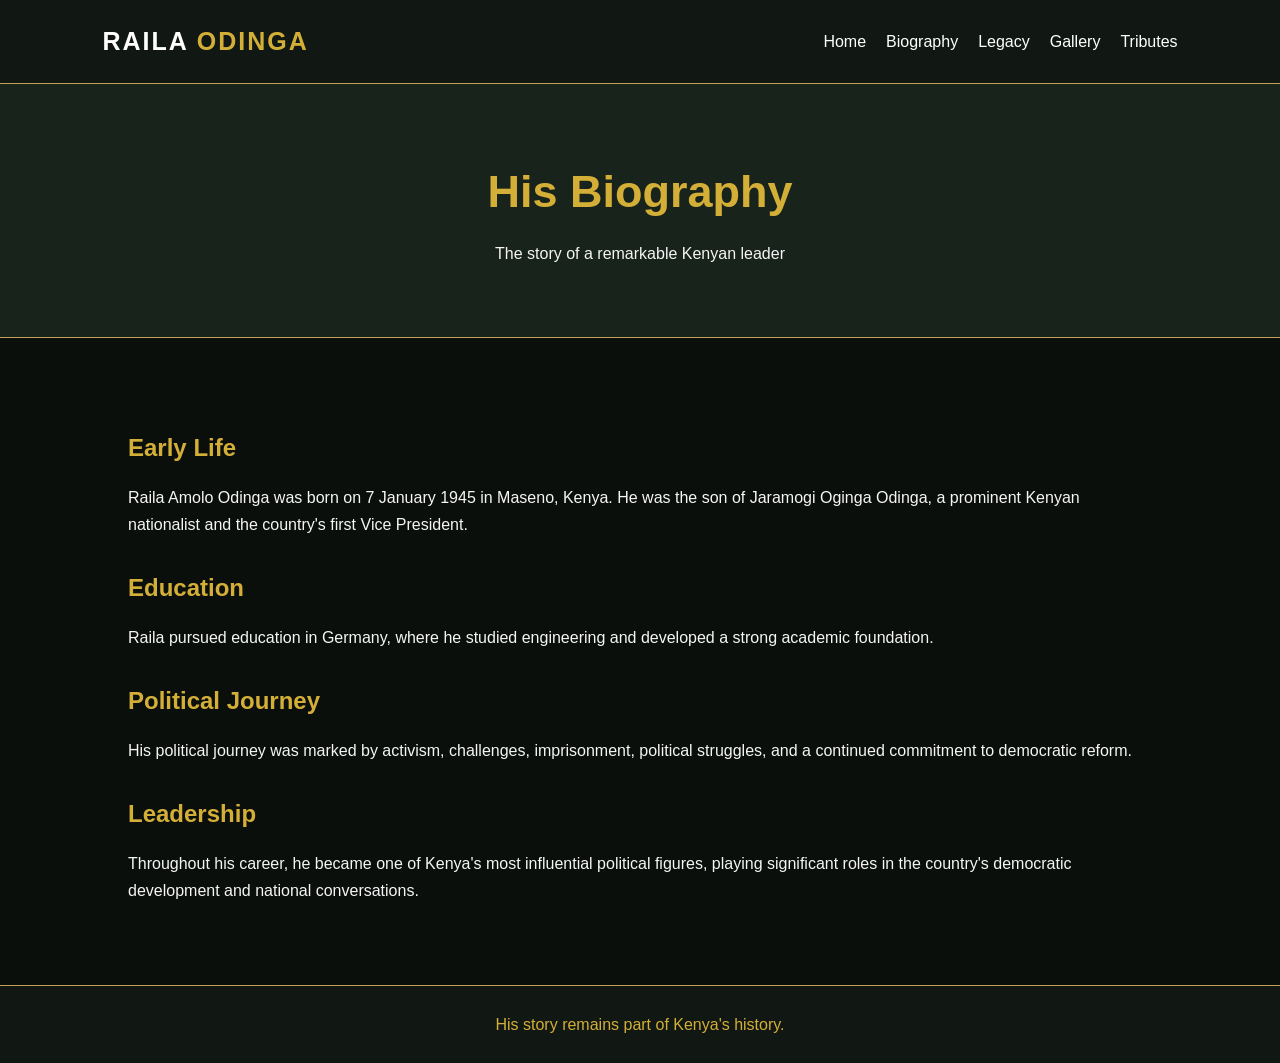
<file: biography.html>
<!DOCTYPE html>
<html lang="en">
<head>
    <meta charset="UTF-8">
    <meta name="viewport" content="width=device-width, initial-scale=1.0">
    <title>Biography | Raila Odinga</title>
    <link rel="stylesheet" href="style.css">
</head>
<body>

<header class="navbar">
    <h2 class="logo">RAILA <span>ODINGA</span></h2>

    <nav>
        <a href="index.html">Home</a>
        <a href="biography.html">Biography</a>
        <a href="legacy.html">Legacy</a>
        <a href="gallery.html">Gallery</a>
        <a href="tributes.html">Tributes</a>
    </nav>
</header>

<section class="page-header">
    <h1>His Biography</h1>
    <p>The story of a remarkable Kenyan leader</p>
</section>

<section class="content">
    <h2>Early Life</h2>
    <p>
        Raila Amolo Odinga was born on 7 January 1945 in Maseno, Kenya.
        He was the son of Jaramogi Oginga Odinga, a prominent Kenyan
        nationalist and the country's first Vice President.
    </p>

    <h2>Education</h2>
    <p>
        Raila pursued education in Germany, where he studied engineering
        and developed a strong academic foundation.
    </p>

    <h2>Political Journey</h2>
    <p>
        His political journey was marked by activism, challenges,
        imprisonment, political struggles, and a continued commitment
        to democratic reform.
    </p>

    <h2>Leadership</h2>
    <p>
        Throughout his career, he became one of Kenya's most influential
        political figures, playing significant roles in the country's
        democratic development and national conversations.
    </p>
</section>

<footer>
    <p>His story remains part of Kenya's history.</p>
</footer>

<script src="script.js"></script>
</body>
</html>
</file>
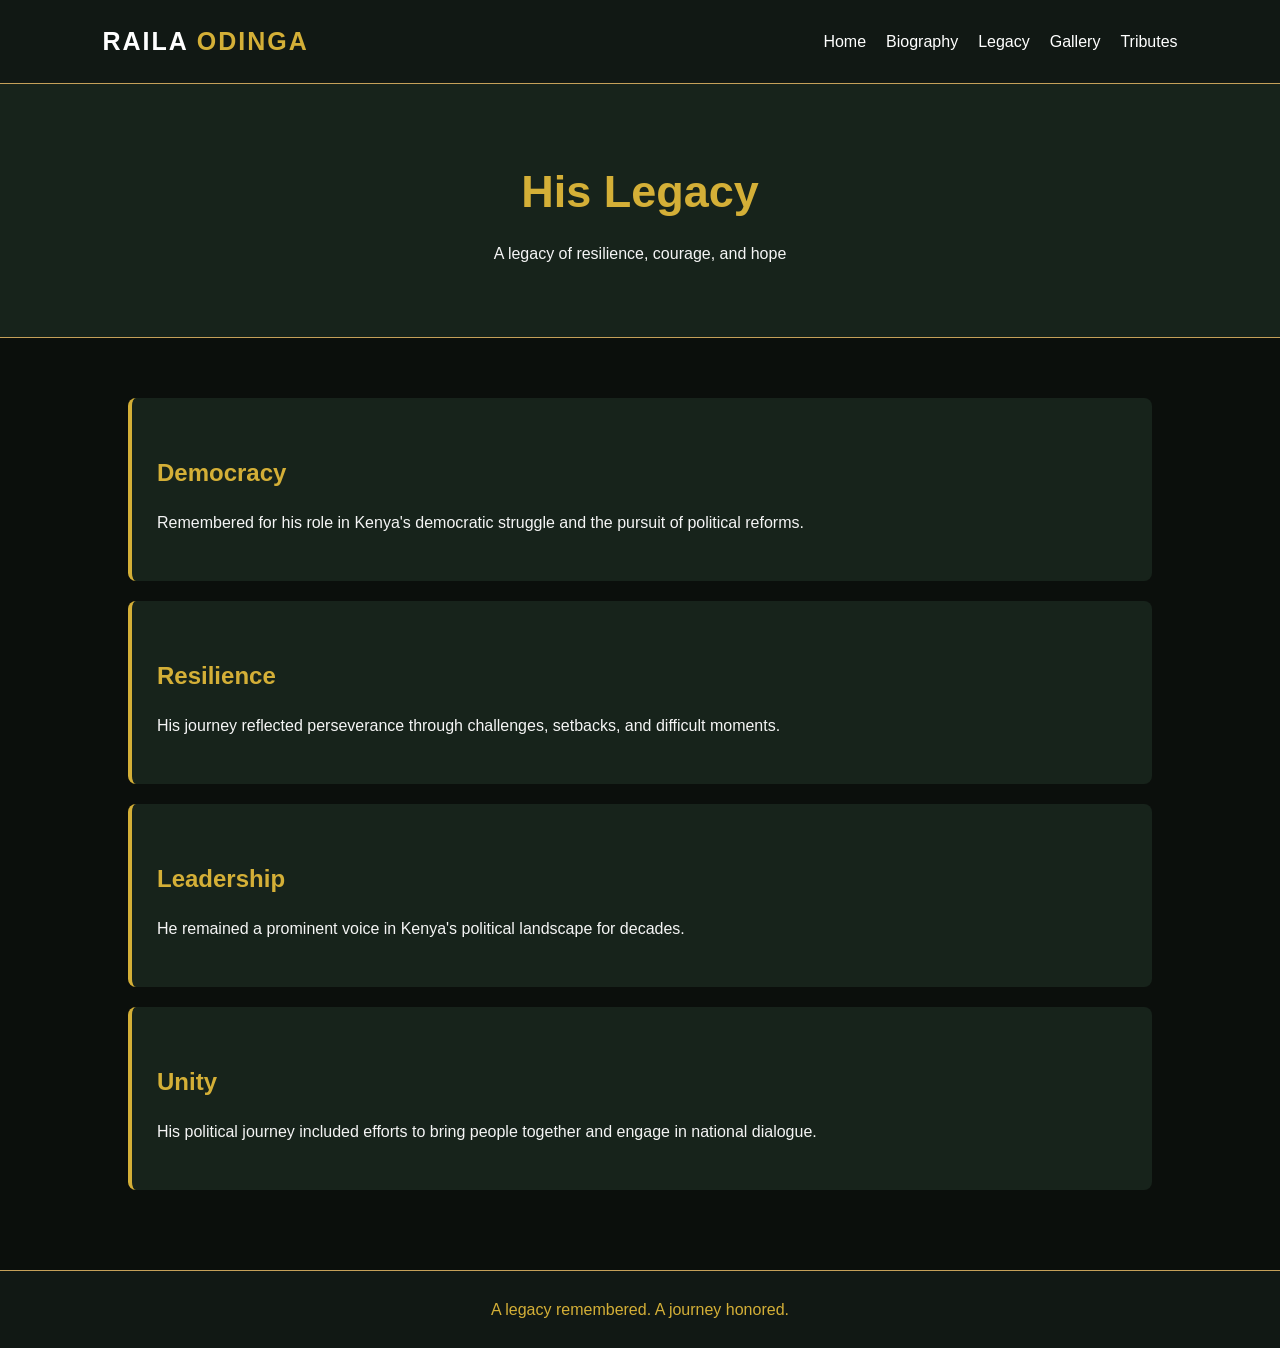
<file: legacy.html>
<!DOCTYPE html>
<html lang="en">
<head>
    <meta charset="UTF-8">
    <meta name="viewport" content="width=device-width, initial-scale=1.0">
    <title>His Legacy | Raila Odinga</title>
    <link rel="stylesheet" href="style.css">
</head>
<body>

<header class="navbar">
    <h2 class="logo">RAILA <span>ODINGA</span></h2>

    <nav>
        <a href="index.html">Home</a>
        <a href="biography.html">Biography</a>
        <a href="legacy.html">Legacy</a>
        <a href="gallery.html">Gallery</a>
        <a href="tributes.html">Tributes</a>
    </nav>
</header>

<section class="page-header">
    <h1>His Legacy</h1>
    <p>A legacy of resilience, courage, and hope</p>
</section>

<section class="content">

    <div class="legacy-card">
        <h2>Democracy</h2>
        <p>
            Remembered for his role in Kenya's democratic struggle
            and the pursuit of political reforms.
        </p>
    </div>

    <div class="legacy-card">
        <h2>Resilience</h2>
        <p>
            His journey reflected perseverance through challenges,
            setbacks, and difficult moments.
        </p>
    </div>

    <div class="legacy-card">
        <h2>Leadership</h2>
        <p>
            He remained a prominent voice in Kenya's political
            landscape for decades.
        </p>
    </div>

    <div class="legacy-card">
        <h2>Unity</h2>
        <p>
            His political journey included efforts to bring people
            together and engage in national dialogue.
        </p>
    </div>

</section>

<footer>
    <p>A legacy remembered. A journey honored.</p>
</footer>

<script src="script.js"></script>
</body>
</html>
</file>
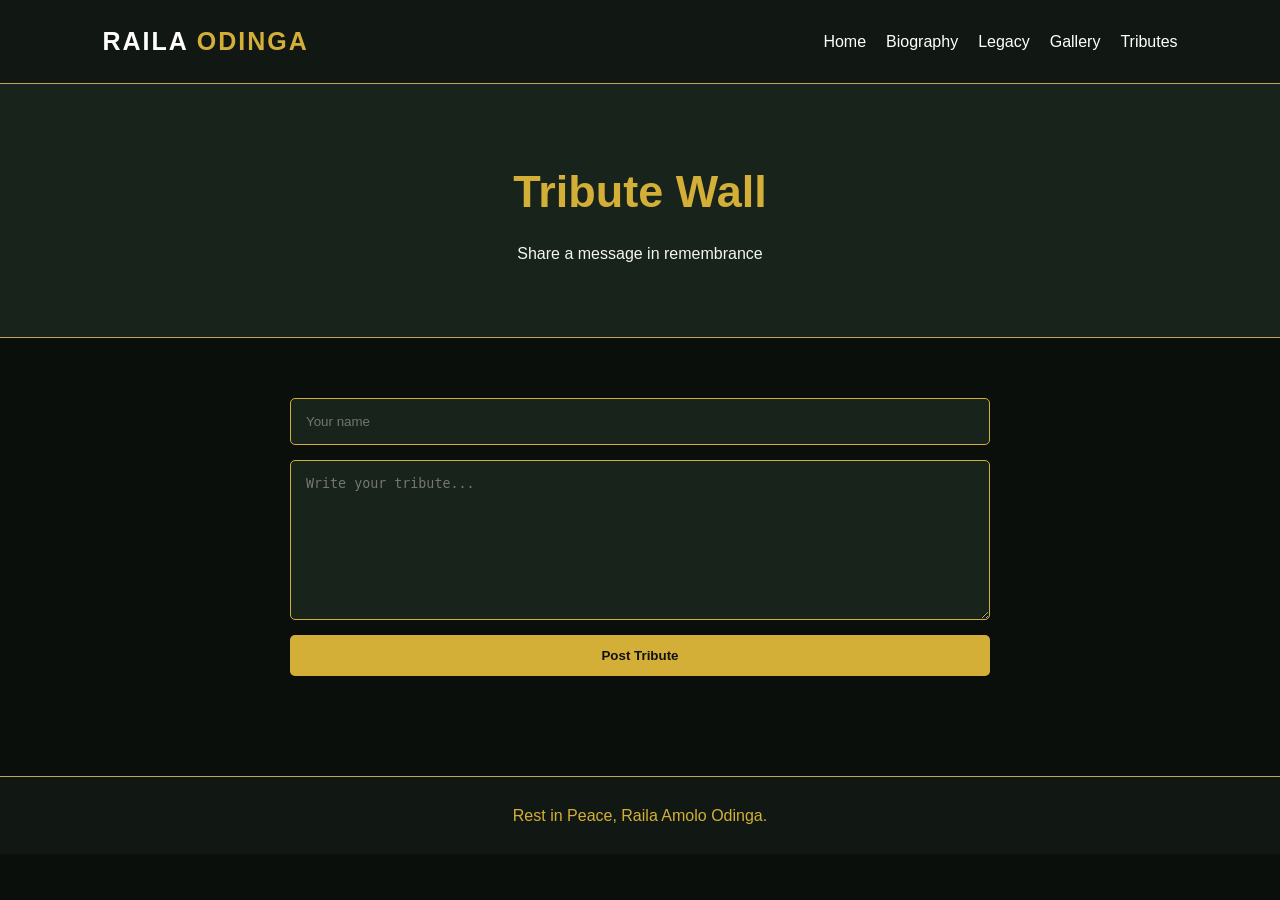
<file: tributes.html>
<!DOCTYPE html>
<html lang="en">
<head>
    <meta charset="UTF-8">
    <meta name="viewport" content="width=device-width, initial-scale=1.0">
    <title>Tributes | Raila Odinga</title>
    <link rel="stylesheet" href="style.css">
</head>
<body>

<header class="navbar">
    <h2 class="logo">RAILA <span>ODINGA</span></h2>

    <nav>
        <a href="index.html">Home</a>
        <a href="biography.html">Biography</a>
        <a href="legacy.html">Legacy</a>
        <a href="gallery.html">Gallery</a>
        <a href="tributes.html">Tributes</a>
    </nav>
</header>

<section class="page-header">
    <h1>Tribute Wall</h1>
    <p>Share a message in remembrance</p>
</section>

<section class="tribute-section">

    <form id="tributeForm">
        <input type="text" id="name"
               placeholder="Your name" required>

        <textarea id="message"
                  placeholder="Write your tribute..."
                  required></textarea>

        <button type="submit" class="btn">
            Post Tribute
        </button>
    </form>

    <div id="tributeList" class="tribute-list"></div>

</section>

<footer>
    <p>Rest in Peace, Raila Amolo Odinga.</p>
</footer>

<script src="script.js"></script>
</body>
</html>
</file>
<file: style.css>
/* =========================
   GLOBAL STYLES
========================= */

* {
    margin: 0;
    padding: 0;
    box-sizing: border-box;
}

body {
    font-family: Arial, Helvetica, sans-serif;
    background: #0b0f0c;
    color: #f5f5f5;
    line-height: 1.7;
}

html {
    scroll-behavior: smooth;
}

a {
    text-decoration: none;
    color: inherit;
}

/* =========================
   NAVIGATION
========================= */

.navbar {
    display: flex;
    justify-content: space-between;
    align-items: center;
    padding: 20px 8%;
    background: #111814;
    border-bottom: 1px solid #c5a059;
    flex-wrap: wrap;
    gap: 15px;
}

.logo {
    color: #ffffff;
    font-size: 25px;
    letter-spacing: 2px;
}

.logo span {
    color: #d4af37;
}

.navbar nav,
.navbar nav {
    display: flex;
    gap: 20px;
}

.navbar nav a {
    color: #ffffff;
    transition: 0.3s;
}

.navbar nav a:hover {
    color: #d4af37;
}

/* =========================
   HERO SECTION
========================= */

.hero {
    min-height: 85vh;
    display: flex;
    align-items: center;
    justify-content: center;
    text-align: center;
    padding: 40px 8%;

    background:
        linear-gradient(rgba(0,0,0,0.75),
        rgba(0,0,0,0.85)),
        url("images/raila-hero.jpg");

    background-size: cover;
    background-position: center;
}

.hero-content {
    max-width: 800px;
}

.subtitle {
    color: #d4af37;
    letter-spacing: 4px;
    margin-bottom: 15px;
}

.hero h1 {
    font-size: clamp(40px, 8vw, 85px);
    line-height: 1.1;
    margin-bottom: 20px;
}

.hero h3 {
    color: #d4af37;
    margin-bottom: 20px;
}

.hero p {
    margin-bottom: 25px;
    font-size: 18px;
}

/* =========================
   BUTTONS
========================= */

.btn {
    display: inline-block;
    padding: 13px 28px;
    background: #d4af37;
    color: #111;
    border: none;
    border-radius: 5px;
    cursor: pointer;
    font-weight: bold;
    transition: 0.3s;
}

.btn:hover {
    background: #f0d675;
    transform: translateY(-3px);
}

/* =========================
   INTRODUCTION
========================= */

.intro {
    text-align: center;
    padding: 80px 10%;
}

.intro h2 {
    color: #d4af37;
    margin-bottom: 20px;
}

.intro p {
    max-width: 850px;
    margin: auto;
}

/* =========================
   PAGE HEADER
========================= */

.page-header {
    text-align: center;
    padding: 70px 20px;
    background: #17231b;
    border-bottom: 1px solid #c5a059;
}

.page-header h1 {
    color: #d4af37;
    font-size: 45px;
    margin-bottom: 10px;
}

/* =========================
   CONTENT
========================= */

.content {
    padding: 60px 10%;
}

.content h2 {
    color: #d4af37;
    margin: 30px 0 15px;
}

.content p {
    margin-bottom: 20px;
}

/* =========================
   LEGACY CARDS
========================= */

.legacy-card {
    background: #17231b;
    padding: 25px;
    margin-bottom: 20px;
    border-left: 4px solid #d4af37;
    border-radius: 8px;
    transition: 0.3s;
}

.legacy-card:hover {
    transform: translateY(-5px);
    background: #1d3024;
}

/* =========================
   GALLERY
========================= */

.gallery {
    padding: 60px 8%;
    display: grid;
    grid-template-columns: repeat(2, 1fr);
    gap: 25px;
}

.gallery-item {
    background: #17231b;
    padding: 15px;
    border-radius: 10px;
    overflow: hidden;
    transition: 0.3s;
}

.gallery-item:hover {
    transform: scale(1.02);
}

.gallery-item img {
    width: 100%;
    height: 300px;
    object-fit: cover;
    border-radius: 8px;
}

.gallery-item h3 {
    padding: 15px 5px;
    color: #d4af37;
}

/* =========================
   TRIBUTE WALL
========================= */

.tribute-section {
    padding: 60px 10%;
}

#tributeForm {
    max-width: 700px;
    margin: 0 auto 40px;
    display: flex;
    flex-direction: column;
    gap: 15px;
}

#tributeForm input,
#tributeForm textarea {
    width: 100%;
    padding: 15px;
    background: #17231b;
    color: #ffffff;
    border: 1px solid #d4af37;
    border-radius: 5px;
    outline: none;
}

#tributeForm textarea {
    min-height: 160px;
    resize: vertical;
}

.tribute-list {
    display: grid;
    grid-template-columns: repeat(2, 1fr);
    gap: 20px;
}

.tribute-card {
    background: #17231b;
    padding: 25px;
    border-radius: 8px;
    border-left: 4px solid #d4af37;
}

.tribute-card h3 {
    color: #d4af37;
    margin-bottom: 10px;
}

/* =========================
   FOOTER
========================= */

footer {
    text-align: center;
    padding: 25px;
    background: #111814;
    border-top: 1px solid #c5a059;
    color: #d4af37;
}

/* =========================
   RESPONSIVE DESIGN
========================= */

@media (max-width: 768px) {

    .navbar {
        flex-direction: column;
        text-align: center;
    }

    .navbar nav {
        flex-wrap: wrap;
        justify-content: center;
    }

    .hero h1 {
        font-size: 42px;
    }

    .gallery {
        grid-template-columns: 1fr;
    }

    .tribute-list {
        grid-template-columns: 1fr;
    }

    .page-header h1 {
        font-size: 32px;
    }
}

@media (max-width: 480px) {

    .navbar nav {
        gap: 12px;
    }

    .navbar nav a {
        font-size: 14px;
    }

    .hero p {
        font-size: 16px;
    }
}
</file>
